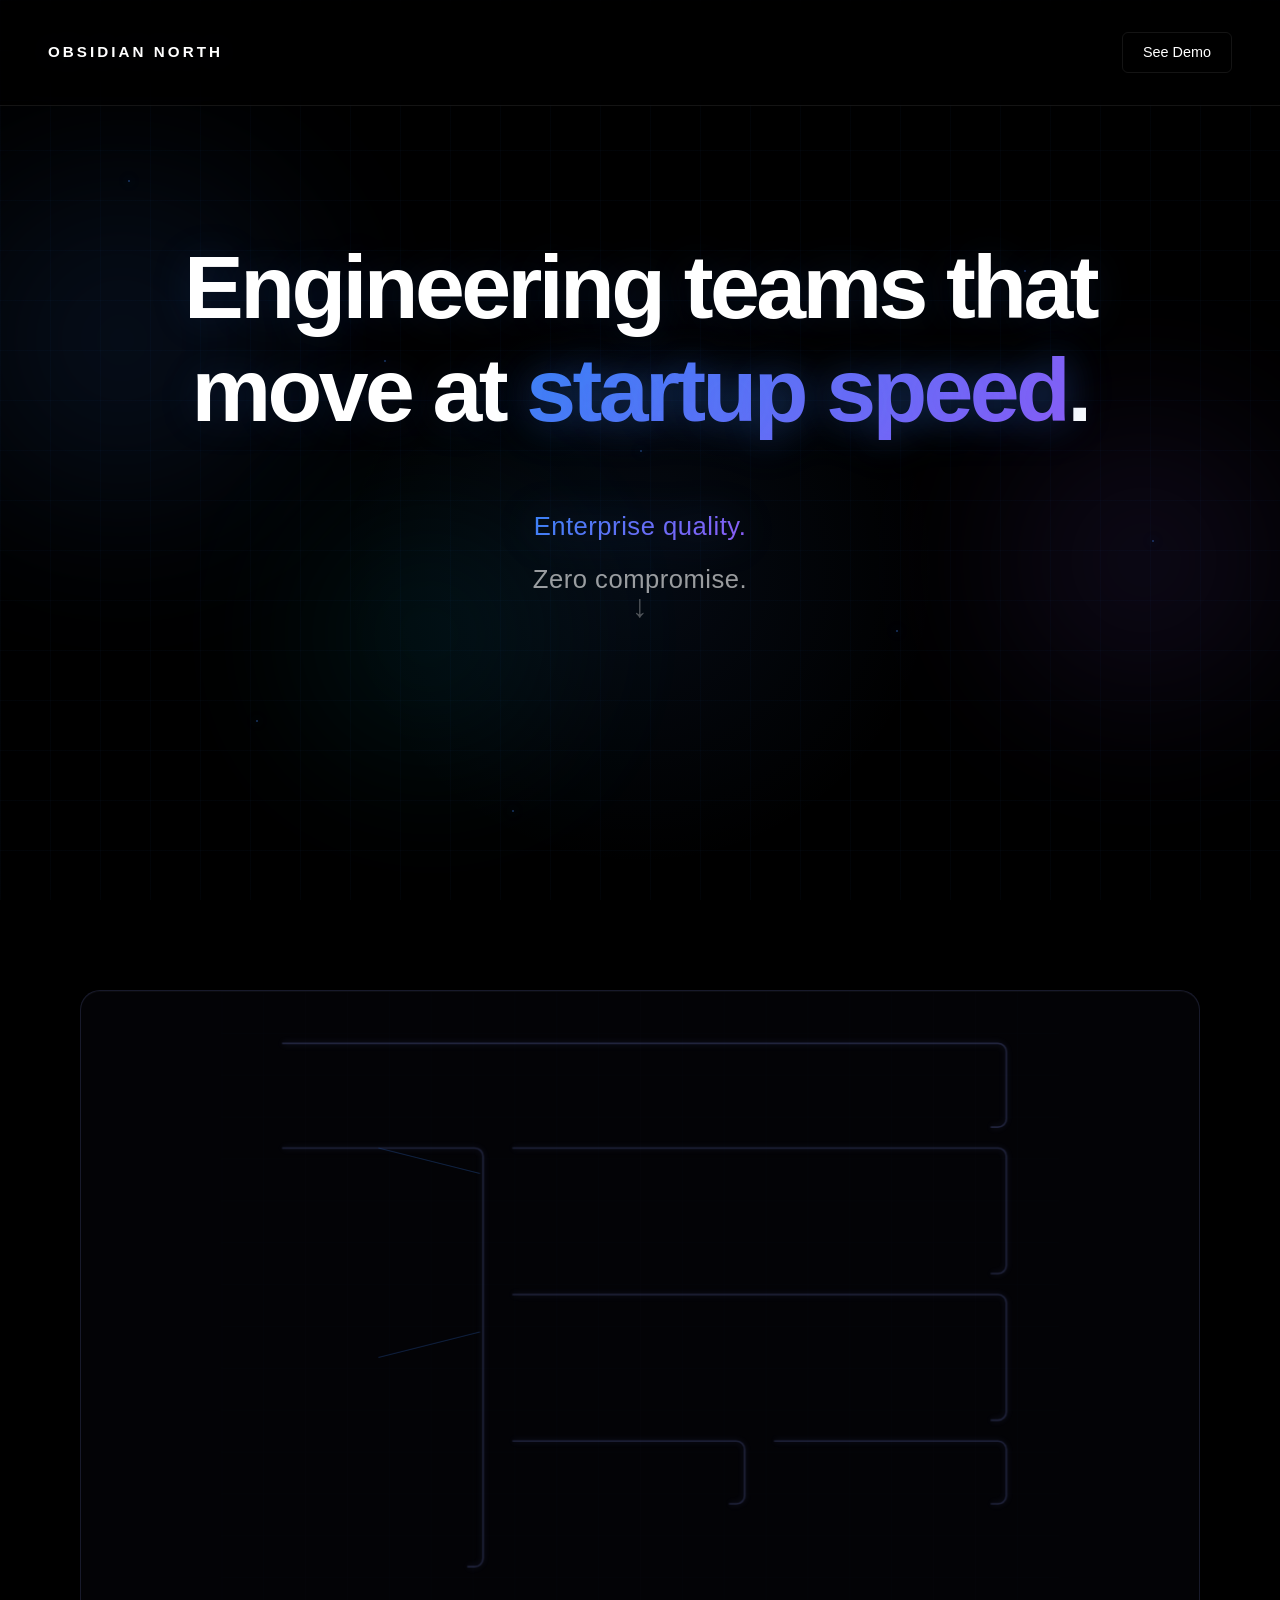
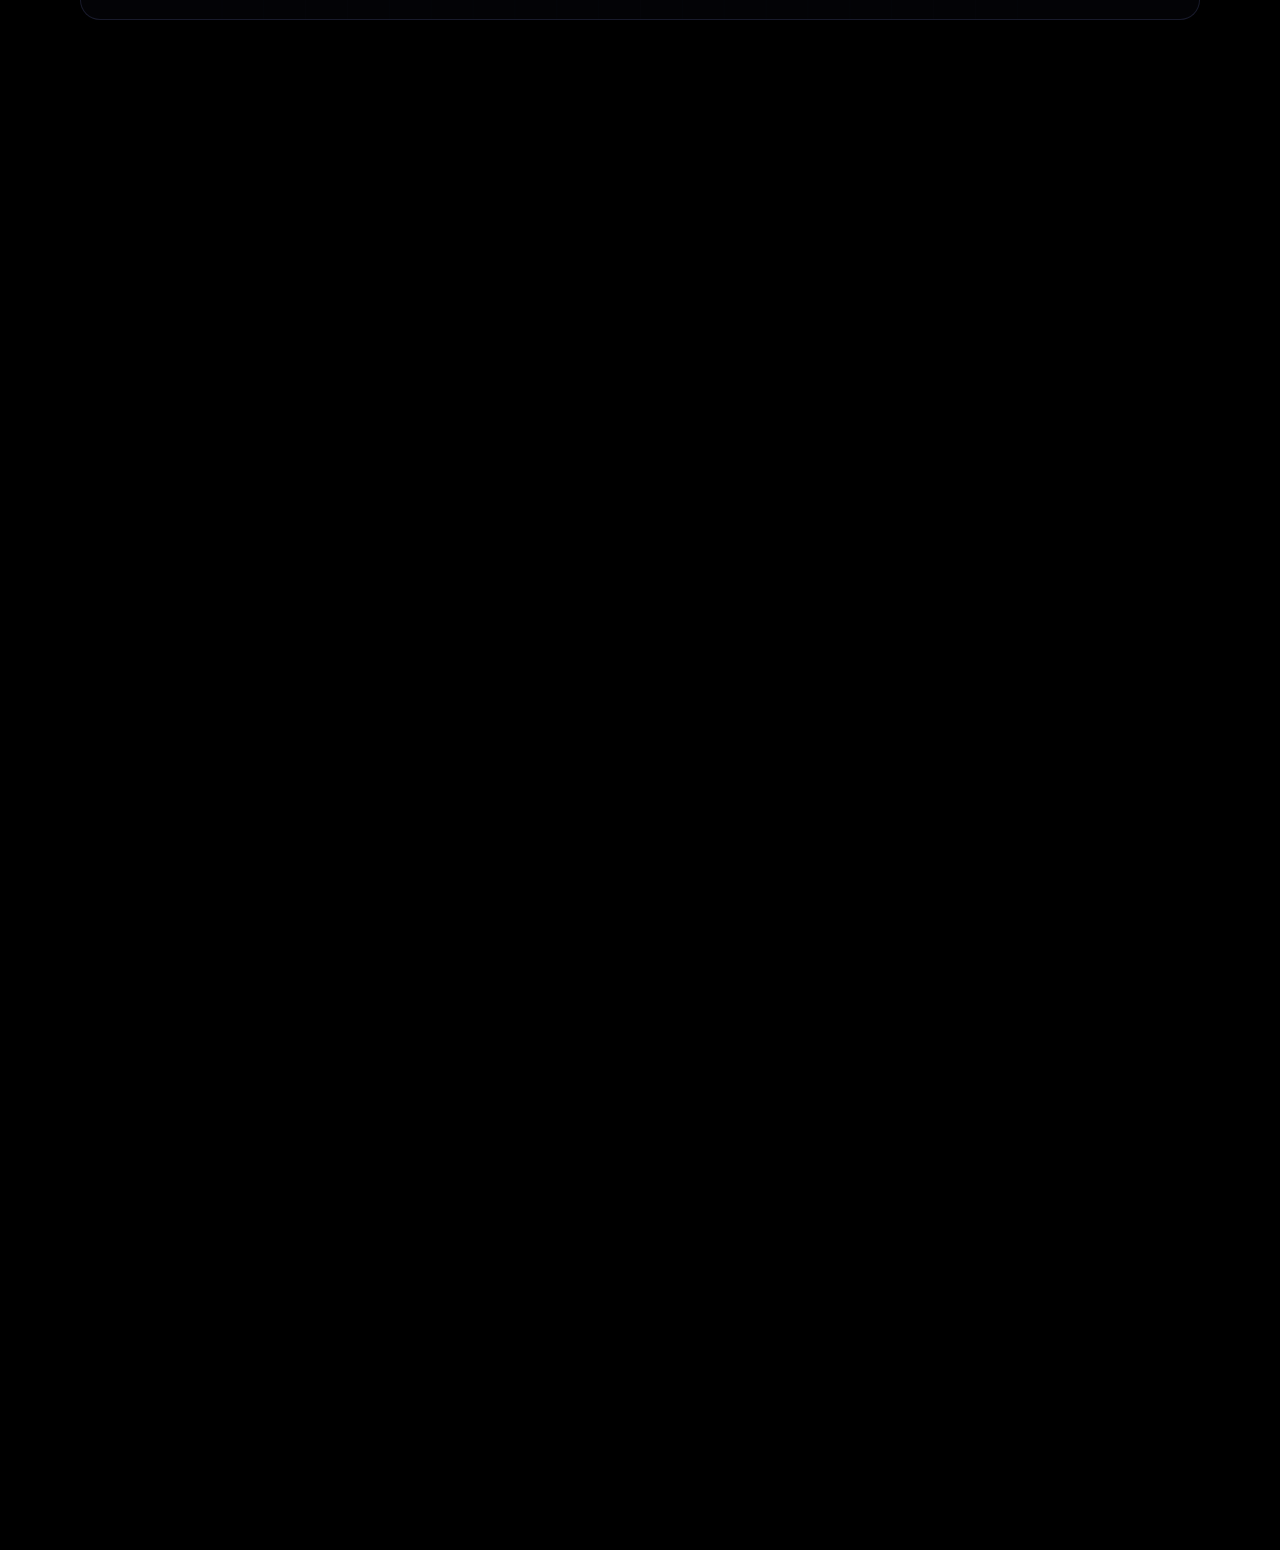
<file: index.html>
<!DOCTYPE html>
<html lang="en">
<head>
    <meta charset="UTF-8">
    <meta name="viewport" content="width=device-width, initial-scale=1.0">
    <title>Obsidian North - Custom Software Development & AI Automation</title>
    <link rel="stylesheet" href="css/main.css">
</head>
<body>
    <!-- Navigation -->
    <nav class="nav">
        <div class="nav-content">
            <div class="nav-logo">OBSIDIAN NORTH</div>
            <div class="nav-links">
                <a href="#how-it-works" class="nav-cta">See Demo</a>
            </div>
        </div>
    </nav>

    <!-- Hero Section -->
    <section class="hero-section">
        <!-- Animated Background Orbs -->
        <div class="hero-orb hero-orb-1"></div>
        <div class="hero-orb hero-orb-2"></div>
        <div class="hero-orb hero-orb-3"></div>

        <!-- Grid Overlay -->
        <div class="hero-grid"></div>

        <!-- Floating Particles -->
        <div class="hero-particles">
            <span class="particle"></span>
            <span class="particle"></span>
            <span class="particle"></span>
            <span class="particle"></span>
            <span class="particle"></span>
            <span class="particle"></span>
            <span class="particle"></span>
            <span class="particle"></span>
        </div>

        <div class="hero-content">
            <h1 class="hero-title">
                Engineering teams that<br/>
                move at <span class="gradient-text">startup speed</span>.
            </h1>
            <div class="hero-subtitle">
                <p><span class="gradient-text">Enterprise quality.</span></p>
                <p>Zero compromise.</p>
            </div>
            <div class="scroll-indicator">↓</div>
        </div>
    </section>

    <!-- How It Works - Continuous Scroll Animation -->
    <section class="how-it-works" id="how-it-works">
        <!-- Continuous Build Animation Container -->
        <div class="continuous-build-container">
            <!-- Canvas that transforms -->
            <div class="build-canvas-container">
                <canvas id="build-canvas"></canvas>

                <!-- SVG Layer for vector graphics -->
                <svg id="build-svg" class="build-svg-layer" viewBox="0 0 800 600" preserveAspectRatio="xMidYMid meet">
                    <defs>
                        <!-- Grid pattern -->
                        <pattern id="grid" width="40" height="40" patternUnits="userSpaceOnUse">
                            <path d="M 40 0 L 0 0 0 40" fill="none" stroke="rgba(59, 130, 246, 0.1)" stroke-width="1"/>
                        </pattern>

                        <!-- Glow filter -->
                        <filter id="glow">
                            <feGaussianBlur stdDeviation="3" result="coloredBlur"/>
                            <feMerge>
                                <feMergeNode in="coloredBlur"/>
                                <feMergeNode in="SourceGraphic"/>
                            </feMerge>
                        </filter>
                    </defs>

                    <!-- Background grid -->
                    <rect id="grid-bg" width="800" height="600" fill="url(#grid)" opacity="0"/>

                    <!-- Wireframe elements (draw in progressively) -->
                    <g id="wireframe-group" opacity="1">
                        <!-- Header -->
                        <rect class="wireframe-box" x="50" y="50" width="700" height="80" rx="8"
                              stroke="rgba(139, 154, 255, 0.4)" stroke-width="1.5" fill="none" stroke-dasharray="1560" stroke-dashoffset="0" filter="url(#glow)"/>

                        <!-- Sidebar -->
                        <rect class="wireframe-box" x="50" y="150" width="200" height="400" rx="8"
                              stroke="rgba(139, 154, 255, 0.4)" stroke-width="1.5" fill="none" stroke-dasharray="1200" stroke-dashoffset="0" filter="url(#glow)"/>

                        <!-- Content card 1 -->
                        <rect class="wireframe-box" x="270" y="150" width="480" height="120" rx="8"
                              stroke="rgba(139, 154, 255, 0.4)" stroke-width="1.5" fill="none" stroke-dasharray="1200" stroke-dashoffset="0" filter="url(#glow)"/>

                        <!-- Content card 2 -->
                        <rect class="wireframe-box" x="270" y="290" width="480" height="120" rx="8"
                              stroke="rgba(139, 154, 255, 0.4)" stroke-width="1.5" fill="none" stroke-dasharray="1200" stroke-dashoffset="0" filter="url(#glow)"/>

                        <!-- Button 1 -->
                        <rect class="wireframe-box" x="270" y="430" width="230" height="60" rx="8"
                              stroke="rgba(139, 154, 255, 0.4)" stroke-width="1.5" fill="none" stroke-dasharray="580" stroke-dashoffset="0" filter="url(#glow)"/>

                        <!-- Button 2 -->
                        <rect class="wireframe-box" x="520" y="430" width="230" height="60" rx="8"
                              stroke="rgba(139, 154, 255, 0.4)" stroke-width="1.5" fill="none" stroke-dasharray="580" stroke-dashoffset="0" filter="url(#glow)"/>

                        <!-- Connection lines -->
                        <line class="wireframe-line" x1="150" y1="150" x2="270" y2="180"
                              stroke="#3b82f6" stroke-width="1" opacity="0.5" stroke-dasharray="200" stroke-dashoffset="200"/>
                        <line class="wireframe-line" x1="150" y1="350" x2="270" y2="320"
                              stroke="#3b82f6" stroke-width="1" opacity="0.5" stroke-dasharray="200" stroke-dashoffset="200"/>
                    </g>

                    <!-- Filled components (fade in after wireframe) -->
                    <g id="components-group" opacity="0">
                        <!-- Header with gradient -->
                        <rect x="50" y="50" width="700" height="80" rx="8" fill="rgba(59, 130, 246, 0.1)" stroke="#3b82f6" stroke-width="1"/>

                        <!-- Sidebar -->
                        <rect x="50" y="150" width="200" height="400" rx="8" fill="rgba(59, 130, 246, 0.05)" stroke="rgba(59, 130, 246, 0.3)" stroke-width="1"/>

                        <!-- Content cards -->
                        <rect x="270" y="150" width="480" height="120" rx="8" fill="rgba(139, 92, 246, 0.1)" stroke="rgba(139, 92, 246, 0.3)" stroke-width="1"/>
                        <rect x="270" y="290" width="480" height="120" rx="8" fill="rgba(6, 182, 212, 0.1)" stroke="rgba(6, 182, 212, 0.3)" stroke-width="1"/>

                        <!-- Buttons -->
                        <rect x="270" y="430" width="230" height="60" rx="8" fill="rgba(59, 130, 246, 0.2)" stroke="#3b82f6" stroke-width="1"/>
                        <rect x="520" y="430" width="230" height="60" rx="8" fill="rgba(139, 92, 246, 0.2)" stroke="#8b5cf6" stroke-width="1"/>
                    </g>

                    <!-- Final polished app (fade in last) -->
                    <g id="app-group" opacity="0">
                        <!-- Header with window controls -->
                        <rect x="50" y="50" width="700" height="80" rx="8" fill="rgba(10, 10, 15, 0.9)" stroke="rgba(59, 130, 246, 0.5)" stroke-width="2"/>
                        <circle cx="70" cy="90" r="6" fill="#ef4444"/>
                        <circle cx="95" cy="90" r="6" fill="#f59e0b"/>
                        <circle cx="120" cy="90" r="6" fill="#10b981"/>

                        <!-- Sidebar with nav items -->
                        <rect x="50" y="150" width="200" height="400" rx="8" fill="rgba(20, 20, 30, 0.9)" stroke="rgba(59, 130, 246, 0.3)" stroke-width="1"/>
                        <rect x="65" y="170" width="170" height="40" rx="6" fill="rgba(59, 130, 246, 0.2)"/>
                        <rect x="65" y="225" width="170" height="40" rx="6" fill="rgba(59, 130, 246, 0.05)"/>
                        <rect x="65" y="280" width="170" height="40" rx="6" fill="rgba(59, 130, 246, 0.05)"/>

                        <!-- Content with data -->
                        <rect x="270" y="150" width="480" height="120" rx="8" fill="rgba(30, 30, 45, 0.9)" stroke="rgba(139, 92, 246, 0.4)" stroke-width="1"/>
                        <rect x="285" y="165" width="450" height="12" rx="4" fill="rgba(139, 92, 246, 0.3)"/>
                        <rect x="285" y="185" width="350" height="8" rx="4" fill="rgba(139, 92, 246, 0.2)"/>
                        <rect x="285" y="200" width="400" height="8" rx="4" fill="rgba(139, 92, 246, 0.2)"/>

                        <rect x="270" y="290" width="480" height="120" rx="8" fill="rgba(30, 30, 45, 0.9)" stroke="rgba(6, 182, 212, 0.4)" stroke-width="1"/>
                        <rect x="285" y="305" width="450" height="12" rx="4" fill="rgba(6, 182, 212, 0.3)"/>
                        <rect x="285" y="325" width="300" height="8" rx="4" fill="rgba(6, 182, 212, 0.2)"/>
                        <rect x="285" y="340" width="380" height="8" rx="4" fill="rgba(6, 182, 212, 0.2)"/>

                        <!-- Gradient buttons -->
                        <rect x="270" y="430" width="230" height="60" rx="8" fill="url(#button-gradient-1)" filter="url(#glow)"/>
                        <rect x="520" y="430" width="230" height="60" rx="8" fill="url(#button-gradient-2)" filter="url(#glow)"/>

                        <defs>
                            <linearGradient id="button-gradient-1" x1="0%" y1="0%" x2="100%" y2="0%">
                                <stop offset="0%" style="stop-color:#3b82f6;stop-opacity:1" />
                                <stop offset="100%" style="stop-color:#8b5cf6;stop-opacity:1" />
                            </linearGradient>
                            <linearGradient id="button-gradient-2" x1="0%" y1="0%" x2="100%" y2="0%">
                                <stop offset="0%" style="stop-color:#8b5cf6;stop-opacity:1" />
                                <stop offset="100%" style="stop-color:#ec4899;stop-opacity:1" />
                            </linearGradient>
                        </defs>
                    </g>
                </svg>

                <!-- Interactive App Layer (becomes functional at 100%) -->
                <div class="interactive-app" id="interactive-app">
                    <!-- Real functional AI assistant -->
                    <div class="app-container">
                        <!-- Header with branding -->
                        <div class="app-header">
                            <div class="app-logo">
                                <div class="logo-icon">⚡</div>
                                <div class="logo-text">
                                    <div class="logo-title">AI Assistant</div>
                                    <div class="logo-subtitle">by Obsidian North</div>
                                </div>
                            </div>
                            <div class="app-status">
                                <span class="status-dot-live"></span>
                                <span class="status-text-live">Online</span>
                            </div>
                        </div>

                        <!-- Chat messages area -->
                        <div class="app-messages" id="app-messages">
                            <div class="welcome-message">
                                <div class="welcome-icon">🎉</div>
                                <h3 class="welcome-title">App Built Successfully!</h3>
                                <p class="welcome-text">
                                    You just watched us build this AI assistant in real-time.
                                    Now it's yours to use. Ask me anything about your project!
                                </p>
                            </div>
                        </div>

                        <!-- Quick actions -->
                        <div class="app-quick-actions">
                            <button class="app-quick-btn" data-app-prompt="What can you build for me?">
                                💡 Services
                            </button>
                            <button class="app-quick-btn" data-app-prompt="How much will my project cost?">
                                💰 Pricing
                            </button>
                            <button class="app-quick-btn" data-app-prompt="Let's schedule a call">
                                📅 Book Call
                            </button>
                        </div>

                        <!-- Chat input -->
                        <div class="app-input-container">
                            <input
                                type="text"
                                id="app-input"
                                class="app-input"
                                placeholder="Ask about your project..."
                                autocomplete="off"
                            />
                            <button id="app-send" class="app-send-btn">
                                <svg width="20" height="20" viewBox="0 0 20 20" fill="currentColor">
                                    <path d="M2 10L18 2L11 18L9 11L2 10Z"/>
                                </svg>
                            </button>
                        </div>
                    </div>
                </div>

            </div>
        </div>

    </section>

    <script src="js/app.js"></script>
</body>
</html>
</file>
<file: css/main.css>
/*
 * Obsidian North - Modern Company Website
 * Inspired by HQHR's glassmorphism aesthetic
 */

* {
    margin: 0;
    padding: 0;
    box-sizing: border-box;
}

:root {
    /* Colors */
    --primary: #3b82f6;
    --primary-dark: #2563eb;
    --secondary: #8b5cf6;
    --accent: #06b6d4;
    --success: #10b981;

    /* Neutrals - Consistent blacks */
    --bg-dark: #000000;
    --bg-darker: #000000;
    --surface: rgba(15, 15, 15, 0.8);
    --surface-hover: rgba(25, 25, 25, 0.9);
    --border: rgba(255, 255, 255, 0.08);
    --text: #ffffff;
    --text-muted: #6b7280;

    /* Gradients - Toned down */
    --gradient-primary: linear-gradient(135deg, #3b82f6 0%, #6366f1 100%);
    --gradient-glow: radial-gradient(circle at 50% 50%, rgba(59, 130, 246, 0.15), transparent 70%);

    /* Typography */
    --font-sans: -apple-system, BlinkMacSystemFont, 'Segoe UI', 'Roboto', 'Oxygen', 'Ubuntu', 'Cantarell', sans-serif;
    --font-mono: 'SF Mono', 'Monaco', 'Inconsolata', 'Fira Mono', monospace;
}

body {
    font-family: var(--font-sans);
    background: var(--bg-dark);
    color: var(--text);
    line-height: 1.6;
    overflow-x: hidden;
    -webkit-font-smoothing: antialiased;
    -moz-osx-font-smoothing: grayscale;
}

/* Navigation */
.nav {
    position: fixed;
    top: 0;
    left: 0;
    right: 0;
    z-index: 1000;
    background: rgba(0, 0, 0, 0.6);
    backdrop-filter: blur(20px);
    border-bottom: 1px solid var(--border);
}

.nav-content {
    max-width: 1400px;
    margin: 0 auto;
    padding: 2rem 3rem;
    display: flex;
    justify-content: space-between;
    align-items: center;
}

.nav-logo {
    font-size: 0.95rem;
    font-weight: 600;
    letter-spacing: 0.2em;
    color: var(--text);
    text-shadow: 0 0 30px rgba(59, 130, 246, 0.2);
}

.nav-links {
    display: flex;
    gap: 2rem;
    align-items: center;
}

.nav-links a {
    color: var(--text-muted);
    text-decoration: none;
    font-size: 0.9rem;
    transition: color 0.3s ease;
}

.nav-links a:hover {
    color: var(--text);
}

.nav-cta {
    padding: 0.5rem 1.25rem;
    background: transparent;
    border: 1px solid var(--border);
    border-radius: 6px;
    color: var(--text) !important;
    font-weight: 400;
}

.nav-cta:hover {
    border-color: rgba(255, 255, 255, 0.2);
}

.gradient-text {
    background: linear-gradient(135deg, #3b82f6 0%, #8b5cf6 50%, #06b6d4 100%);
    background-size: 200% 200%;
    -webkit-background-clip: text;
    -webkit-text-fill-color: transparent;
    background-clip: text;
    animation: gradientShift 8s ease infinite;
    filter: drop-shadow(0 0 20px rgba(59, 130, 246, 0.3));
}

@keyframes gradientShift {
    0%, 100% { background-position: 0% 50%; }
    50% { background-position: 100% 50%; }
}

/* Hero Section */
.hero-section {
    min-height: 100vh;
    display: flex;
    align-items: center;
    justify-content: center;
    padding: 6rem 2rem 4rem;
    position: relative;
    background: var(--bg-darker);
    overflow: hidden;
}

.hero-section::before {
    content: '';
    position: absolute;
    top: 30%;
    left: 50%;
    transform: translateX(-50%);
    width: 600px;
    height: 600px;
    background: radial-gradient(circle, rgba(59, 130, 246, 0.08) 0%, transparent 70%);
    pointer-events: none;
    animation: breathe 6s ease-in-out infinite;
}

@keyframes breathe {
    0%, 100% {
        transform: translateX(-50%) scale(1);
        opacity: 1;
    }
    50% {
        transform: translateX(-50%) scale(1.1);
        opacity: 0.8;
    }
}

/* Animated Gradient Orbs */
.hero-orb {
    position: absolute;
    border-radius: 50%;
    filter: blur(80px);
    opacity: 0.15;
    pointer-events: none;
    z-index: 0;
}

.hero-orb-1 {
    width: 500px;
    height: 500px;
    top: 10%;
    left: -10%;
    background: radial-gradient(circle, #3b82f6 0%, transparent 70%);
    animation: float1 20s ease-in-out infinite;
}

.hero-orb-2 {
    width: 400px;
    height: 400px;
    top: 40%;
    right: -5%;
    background: radial-gradient(circle, #8b5cf6 0%, transparent 70%);
    animation: float2 25s ease-in-out infinite;
}

.hero-orb-3 {
    width: 350px;
    height: 350px;
    bottom: 10%;
    left: 20%;
    background: radial-gradient(circle, #06b6d4 0%, transparent 70%);
    animation: float3 30s ease-in-out infinite;
}

@keyframes float1 {
    0%, 100% {
        transform: translate(0, 0) rotate(0deg);
    }
    33% {
        transform: translate(30px, -30px) rotate(120deg);
    }
    66% {
        transform: translate(-20px, 20px) rotate(240deg);
    }
}

@keyframes float2 {
    0%, 100% {
        transform: translate(0, 0) rotate(0deg);
    }
    33% {
        transform: translate(-40px, 20px) rotate(-120deg);
    }
    66% {
        transform: translate(20px, -40px) rotate(-240deg);
    }
}

@keyframes float3 {
    0%, 100% {
        transform: translate(0, 0) rotate(0deg);
    }
    33% {
        transform: translate(20px, 30px) rotate(90deg);
    }
    66% {
        transform: translate(-30px, -20px) rotate(180deg);
    }
}

/* Tech Grid Overlay */
.hero-grid {
    position: absolute;
    top: 0;
    left: 0;
    width: 100%;
    height: 100%;
    background-image:
        linear-gradient(rgba(59, 130, 246, 0.03) 1px, transparent 1px),
        linear-gradient(90deg, rgba(59, 130, 246, 0.03) 1px, transparent 1px);
    background-size: 50px 50px;
    pointer-events: none;
    z-index: 0;
    opacity: 0;
    animation: gridFadeIn 2s ease forwards;
}

@keyframes gridFadeIn {
    from {
        opacity: 0;
        transform: translateY(-20px);
    }
    to {
        opacity: 1;
        transform: translateY(0);
    }
}

/* Floating Particles */
.hero-particles {
    position: absolute;
    top: 0;
    left: 0;
    width: 100%;
    height: 100%;
    overflow: hidden;
    pointer-events: none;
    z-index: 0;
}

.particle {
    position: absolute;
    width: 2px;
    height: 2px;
    background: rgba(59, 130, 246, 0.4);
    border-radius: 50%;
    box-shadow: 0 0 10px rgba(59, 130, 246, 0.6);
}

.particle:nth-child(1) {
    left: 10%;
    top: 20%;
    animation: particleFloat 15s ease-in-out infinite;
}

.particle:nth-child(2) {
    left: 20%;
    top: 80%;
    animation: particleFloat 18s ease-in-out infinite 2s;
}

.particle:nth-child(3) {
    left: 50%;
    top: 50%;
    animation: particleFloat 20s ease-in-out infinite 4s;
}

.particle:nth-child(4) {
    left: 80%;
    top: 30%;
    animation: particleFloat 22s ease-in-out infinite 1s;
}

.particle:nth-child(5) {
    left: 70%;
    top: 70%;
    animation: particleFloat 17s ease-in-out infinite 3s;
}

.particle:nth-child(6) {
    left: 30%;
    top: 40%;
    animation: particleFloat 19s ease-in-out infinite 5s;
}

.particle:nth-child(7) {
    left: 90%;
    top: 60%;
    animation: particleFloat 21s ease-in-out infinite 2.5s;
}

.particle:nth-child(8) {
    left: 40%;
    top: 90%;
    animation: particleFloat 16s ease-in-out infinite 4.5s;
}

@keyframes particleFloat {
    0%, 100% {
        transform: translate(0, 0);
        opacity: 0;
    }
    10% {
        opacity: 1;
    }
    90% {
        opacity: 1;
    }
    100% {
        transform: translate(20px, -100vh);
        opacity: 0;
    }
}

.hero-content {
    max-width: 1100px;
    text-align: center;
    position: relative;
    z-index: 1;
}

.hero-title {
    font-size: clamp(2.8rem, 7vw, 6rem);
    font-weight: 600;
    line-height: 1.15;
    letter-spacing: -0.04em;
    color: var(--text);
    margin-bottom: 4rem;
    text-shadow: 0 2px 40px rgba(59, 130, 246, 0.15);
}

.hero-subtitle {
    display: flex;
    flex-direction: column;
    gap: 0.75rem;
    margin-bottom: 6rem;
}

.hero-subtitle p {
    font-size: clamp(1.1rem, 2.5vw, 1.6rem);
    font-weight: 400;
    color: rgba(255, 255, 255, 0.6);
    letter-spacing: 0.02em;
    line-height: 1.6;
}

.scroll-indicator {
    position: absolute;
    bottom: 4rem;
    left: 50%;
    transform: translateX(-50%);
    font-size: 2rem;
    color: rgba(255, 255, 255, 0.3);
    animation: bounceGlow 2s ease-in-out infinite;
    cursor: pointer;
    transition: all 0.3s ease;
}

.scroll-indicator:hover {
    color: rgba(255, 255, 255, 0.6);
    transform: translateX(-50%) scale(1.1);
}

@keyframes bounceGlow {
    0%, 100% {
        transform: translateX(-50%) translateY(0);
        opacity: 0.3;
    }
    50% {
        transform: translateX(-50%) translateY(-12px);
        opacity: 0.6;
    }
}

/* Chat Container - Glassmorphism */
.chat-container {
    background: var(--surface);
    backdrop-filter: blur(20px);
    border: 1px solid var(--border);
    border-radius: 20px;
    overflow: hidden;
    box-shadow:
        0 20px 60px rgba(0, 0, 0, 0.3),
        inset 0 1px 0 rgba(255, 255, 255, 0.1);
    margin-bottom: 3rem;
    max-width: 700px;
    margin-left: auto;
    margin-right: auto;
}

.chat-header {
    display: flex;
    align-items: center;
    gap: 1rem;
    padding: 1.5rem;
    border-bottom: 1px solid var(--border);
    background: rgba(255, 255, 255, 0.02);
}

.chat-avatar {
    width: 40px;
    height: 40px;
    border-radius: 50%;
    background: var(--gradient-primary);
    box-shadow: 0 0 20px rgba(59, 130, 246, 0.5);
}

.chat-name {
    font-weight: 600;
    font-size: 1rem;
}

.chat-status {
    display: flex;
    align-items: center;
    gap: 0.5rem;
    font-size: 0.85rem;
    color: var(--text-muted);
}

.status-dot {
    width: 8px;
    height: 8px;
    border-radius: 50%;
    background: var(--success);
    box-shadow: 0 0 10px var(--success);
    animation: pulse 2s ease-in-out infinite;
}

@keyframes pulse {
    0%, 100% { opacity: 1; }
    50% { opacity: 0.5; }
}

.chat-messages {
    padding: 1.5rem;
    min-height: 300px;
    max-height: 500px;
    overflow-y: auto;
    display: flex;
    flex-direction: column;
    gap: 1rem;
}

.chat-messages::-webkit-scrollbar {
    width: 6px;
}

.chat-messages::-webkit-scrollbar-track {
    background: rgba(255, 255, 255, 0.05);
}

.chat-messages::-webkit-scrollbar-thumb {
    background: rgba(59, 130, 246, 0.3);
    border-radius: 3px;
}

.message {
    display: flex;
    animation: fadeInUp 0.3s ease;
}

@keyframes fadeInUp {
    from {
        opacity: 0;
        transform: translateY(10px);
    }
    to {
        opacity: 1;
        transform: translateY(0);
    }
}

.message-content {
    max-width: 80%;
    padding: 1rem 1.25rem;
    border-radius: 16px;
    line-height: 1.6;
    font-size: 0.95rem;
}

.bot-message .message-content {
    background: rgba(59, 130, 246, 0.1);
    border: 1px solid rgba(59, 130, 246, 0.3);
}

.user-message {
    justify-content: flex-end;
}

.user-message .message-content {
    background: var(--gradient-primary);
}

.message-content ul {
    margin: 0.5rem 0 0 1.5rem;
}

.message-content li {
    margin: 0.25rem 0;
}

.quick-actions {
    display: flex;
    gap: 0.5rem;
    padding: 1rem 1.5rem 0.5rem;
    flex-wrap: wrap;
}

.quick-btn {
    padding: 0.5rem 1rem;
    background: rgba(59, 130, 246, 0.1);
    border: 1px solid rgba(59, 130, 246, 0.3);
    border-radius: 20px;
    color: var(--text);
    font-size: 0.85rem;
    cursor: pointer;
    transition: all 0.3s ease;
}

.quick-btn:hover {
    background: rgba(59, 130, 246, 0.2);
    transform: translateY(-2px);
}

.chat-input-container {
    border-top: 1px solid var(--border);
    background: rgba(255, 255, 255, 0.02);
}

.chat-input {
    display: flex;
    gap: 0.5rem;
    padding: 1rem 1.5rem;
}

.chat-input input {
    flex: 1;
    background: rgba(255, 255, 255, 0.05);
    border: 1px solid var(--border);
    border-radius: 12px;
    padding: 0.75rem 1rem;
    color: var(--text);
    font-size: 0.95rem;
    outline: none;
    transition: all 0.3s ease;
}

.chat-input input:focus {
    background: rgba(255, 255, 255, 0.08);
    border-color: var(--primary);
}

.send-btn {
    padding: 0.75rem 1.25rem;
    background: var(--gradient-primary);
    border: none;
    border-radius: 12px;
    color: white;
    cursor: pointer;
    transition: all 0.3s ease;
    display: flex;
    align-items: center;
    justify-content: center;
}

.send-btn:hover {
    transform: translateY(-2px);
    box-shadow: 0 10px 30px rgba(59, 130, 246, 0.4);
}

/* Trust Indicators */
.trust-indicators {
    display: grid;
    grid-template-columns: repeat(auto-fit, minmax(150px, 1fr));
    gap: 2rem;
    margin-top: 3rem;
}

.trust-item {
    text-align: center;
}

.trust-value {
    font-size: 2rem;
    font-weight: 700;
    background: var(--gradient-primary);
    -webkit-background-clip: text;
    -webkit-text-fill-color: transparent;
    background-clip: text;
    margin-bottom: 0.5rem;
}

.trust-label {
    font-size: 0.9rem;
    color: var(--text-muted);
}

/* Sections */
section {
    padding: 6rem 2rem;
    max-width: 1400px;
    margin: 0 auto;
}

.section-header {
    text-align: center;
    margin-bottom: 4rem;
}

.section-title {
    font-size: clamp(2rem, 4vw, 3rem);
    font-weight: 800;
    margin-bottom: 1rem;
}

.section-subtitle {
    font-size: 1.25rem;
    color: var(--text-muted);
}

/* How It Works - Continuous Scroll Animation */
.how-it-works {
    background: var(--bg-darker);
    min-height: 250vh;
    position: relative;
    padding: 10vh 2rem 0;
}

.continuous-build-container {
    position: sticky;
    top: 120px;
    max-width: 1400px;
    margin: 0 auto;
    padding: 0 3rem;
    height: 70vh;
}

.build-canvas-container {
    background: rgba(5, 5, 10, 0.6);
    backdrop-filter: blur(40px);
    border: 1px solid rgba(139, 154, 255, 0.15);
    border-radius: 20px;
    width: 100%;
    height: 100%;
    position: relative;
    overflow: hidden;
    box-shadow:
        0 20px 60px rgba(0, 0, 0, 0.6),
        inset 0 1px 0 rgba(255, 255, 255, 0.03);
}

#build-canvas {
    position: absolute;
    top: 0;
    left: 0;
    width: 100%;
    height: 100%;
}

.build-svg-layer {
    position: absolute;
    top: 0;
    left: 0;
    width: 100%;
    height: 100%;
    z-index: 2;
}


/* Services Grid */
.services-grid {
    display: grid;
    grid-template-columns: repeat(auto-fit, minmax(300px, 1fr));
    gap: 2rem;
}

.service-card {
    background: var(--surface);
    backdrop-filter: blur(20px);
    border: 1px solid var(--border);
    border-radius: 20px;
    padding: 2.5rem;
    transition: all 0.3s ease;
    position: relative;
}

.service-card:hover {
    transform: translateY(-10px);
    border-color: var(--primary);
    box-shadow: 0 20px 60px rgba(59, 130, 246, 0.2);
}

.service-card.featured {
    border-color: var(--primary);
    background: rgba(59, 130, 246, 0.05);
}

.service-badge {
    position: absolute;
    top: 1rem;
    right: 1rem;
    padding: 0.4rem 0.8rem;
    background: var(--gradient-primary);
    border-radius: 20px;
    font-size: 0.75rem;
    font-weight: 600;
}

.service-icon {
    font-size: 3rem;
    margin-bottom: 1.5rem;
}

.service-title {
    font-size: 1.5rem;
    font-weight: 700;
    margin-bottom: 1rem;
}

.service-description {
    color: var(--text-muted);
    margin-bottom: 1.5rem;
    line-height: 1.7;
}

.service-features {
    list-style: none;
}

.service-features li {
    padding: 0.5rem 0;
    color: var(--text-muted);
    position: relative;
    padding-left: 1.5rem;
}

.service-features li::before {
    content: '→';
    position: absolute;
    left: 0;
    color: var(--primary);
}

/* CTA Section */
.cta-section {
    text-align: center;
    background: var(--bg-darker);
}

.cta-title {
    font-size: clamp(2rem, 4vw, 3rem);
    font-weight: 800;
    margin-bottom: 1rem;
}

.cta-subtitle {
    font-size: 1.25rem;
    color: var(--text-muted);
    margin-bottom: 2rem;
}

.cta-buttons {
    display: flex;
    gap: 1rem;
    justify-content: center;
    flex-wrap: wrap;
}

.cta-btn {
    padding: 1rem 2.5rem;
    font-size: 1.1rem;
    font-weight: 600;
    border-radius: 12px;
    cursor: pointer;
    transition: all 0.3s ease;
    border: none;
}

.cta-btn.primary {
    background: var(--gradient-primary);
    color: white;
}

.cta-btn.secondary {
    background: transparent;
    border: 2px solid var(--primary);
    color: var(--primary);
}

.cta-btn:hover {
    transform: translateY(-4px);
    box-shadow: 0 15px 40px rgba(59, 130, 246, 0.4);
}

/* Footer */
.footer {
    background: var(--bg-darker);
    border-top: 1px solid var(--border);
    padding: 3rem 2rem 2rem;
}

.footer-content {
    max-width: 1400px;
    margin: 0 auto;
    display: flex;
    justify-content: space-between;
    align-items: start;
    margin-bottom: 2rem;
}

.footer-logo {
    font-size: 1.25rem;
    font-weight: 700;
    letter-spacing: 0.1em;
    background: var(--gradient-primary);
    -webkit-background-clip: text;
    -webkit-text-fill-color: transparent;
    background-clip: text;
    margin-bottom: 0.5rem;
}

.footer-brand p {
    color: var(--text-muted);
    font-size: 0.9rem;
}

.footer-links {
    display: flex;
    gap: 2rem;
}

.footer-links a {
    color: var(--text-muted);
    text-decoration: none;
    font-size: 0.95rem;
    transition: color 0.3s ease;
}

.footer-links a:hover {
    color: var(--text);
}

.footer-bottom {
    max-width: 1400px;
    margin: 0 auto;
    text-align: center;
    padding-top: 2rem;
    border-top: 1px solid var(--border);
}

.footer-bottom p {
    color: var(--text-muted);
    font-size: 0.9rem;
}

/* Modal */
.modal {
    position: fixed;
    top: 0;
    left: 0;
    width: 100%;
    height: 100%;
    background: rgba(0, 0, 0, 0.8);
    backdrop-filter: blur(10px);
    z-index: 2000;
    display: none;
    align-items: center;
    justify-content: center;
}

.modal.active {
    display: flex;
}

.modal-content {
    background: var(--surface);
    backdrop-filter: blur(20px);
    border: 1px solid var(--border);
    border-radius: 20px;
    padding: 2rem;
    max-width: 600px;
    width: 90%;
    position: relative;
}

.modal-close {
    position: absolute;
    top: 1rem;
    right: 1rem;
    background: transparent;
    border: none;
    color: var(--text-muted);
    font-size: 2rem;
    cursor: pointer;
    transition: color 0.3s ease;
}

.modal-close:hover {
    color: var(--text);
}

.modal-title {
    font-size: 1.8rem;
    margin-bottom: 1.5rem;
}

/* Interactive App Layer */
.interactive-app {
    position: absolute;
    top: 0;
    left: 0;
    width: 100%;
    height: 100%;
    opacity: 0;
    pointer-events: none;
    z-index: 5;
    transition: opacity 0.5s ease;
}

.interactive-app.active {
    opacity: 1;
    pointer-events: auto;
}

.app-container {
    width: 100%;
    height: 100%;
    display: flex;
    flex-direction: column;
    background: rgba(0, 0, 0, 0.95);
    backdrop-filter: blur(40px);
    padding: 2.5rem;
    border-radius: 16px;
}

.app-header {
    display: flex;
    justify-content: space-between;
    align-items: center;
    padding-bottom: 1rem;
    border-bottom: 1px solid var(--border);
    margin-bottom: 1rem;
}

.app-logo {
    display: flex;
    align-items: center;
    gap: 0.75rem;
}

.logo-icon {
    font-size: 1.25rem;
    width: 36px;
    height: 36px;
    display: flex;
    align-items: center;
    justify-content: center;
    background: rgba(59, 130, 246, 0.1);
    border: 1px solid rgba(59, 130, 246, 0.2);
    border-radius: 8px;
}

.logo-title {
    font-size: 1rem;
    font-weight: 500;
}

.logo-subtitle {
    font-size: 0.7rem;
    color: var(--text-muted);
}

.app-status {
    display: flex;
    align-items: center;
    gap: 0.5rem;
}

.status-dot-live {
    width: 8px;
    height: 8px;
    border-radius: 50%;
    background: var(--success);
    box-shadow: 0 0 10px var(--success);
    animation: pulse 2s ease-in-out infinite;
}

.status-text-live {
    font-size: 0.85rem;
    color: var(--success);
    font-weight: 600;
}

.app-messages {
    flex: 1;
    overflow-y: auto;
    padding: 1rem 0;
    display: flex;
    flex-direction: column;
    gap: 1rem;
}

.app-messages::-webkit-scrollbar {
    width: 6px;
}

.app-messages::-webkit-scrollbar-track {
    background: rgba(255, 255, 255, 0.05);
}

.app-messages::-webkit-scrollbar-thumb {
    background: rgba(59, 130, 246, 0.3);
    border-radius: 3px;
}

.welcome-message {
    text-align: center;
    padding: 3rem 2rem;
    animation: fadeInUp 0.5s ease;
}

.welcome-icon {
    font-size: 2.5rem;
    margin-bottom: 1.5rem;
    opacity: 0.6;
}

.welcome-title {
    font-size: 1.5rem;
    font-weight: 400;
    margin-bottom: 1rem;
    color: var(--text);
}

.welcome-text {
    color: var(--text-muted);
    line-height: 1.8;
    font-size: 0.95rem;
}

.app-quick-actions {
    display: flex;
    gap: 0.5rem;
    padding: 0.5rem 0;
    flex-wrap: wrap;
    justify-content: center;
}

.app-quick-btn {
    padding: 0.6rem 1.25rem;
    background: transparent;
    border: 1px solid var(--border);
    border-radius: 8px;
    color: var(--text-muted);
    font-size: 0.85rem;
    cursor: pointer;
    transition: all 0.2s ease;
}

.app-quick-btn:hover {
    background: rgba(255, 255, 255, 0.03);
    border-color: rgba(255, 255, 255, 0.15);
    color: var(--text);
}

.app-input-container {
    display: flex;
    gap: 0.5rem;
    padding: 1rem 0 0;
    border-top: 1px solid var(--border);
    margin-top: 1rem;
}

.app-input {
    flex: 1;
    background: rgba(255, 255, 255, 0.05);
    border: 1px solid var(--border);
    border-radius: 12px;
    padding: 0.75rem 1rem;
    color: var(--text);
    font-size: 0.95rem;
    outline: none;
    transition: all 0.3s ease;
}

.app-input:focus {
    background: rgba(255, 255, 255, 0.08);
    border-color: var(--primary);
}

.app-send-btn {
    padding: 0.75rem 1.25rem;
    background: rgba(59, 130, 246, 0.15);
    border: 1px solid rgba(59, 130, 246, 0.3);
    border-radius: 8px;
    color: var(--primary);
    cursor: pointer;
    transition: all 0.2s ease;
    display: flex;
    align-items: center;
    justify-content: center;
}

.app-send-btn:hover {
    background: rgba(59, 130, 246, 0.25);
    border-color: rgba(59, 130, 246, 0.4);
}

/* Typing indicator for built app */
.typing-indicator {
    animation: fadeInUp 0.3s ease;
}

.typing-indicator .message-content {
    animation: typingAnimation 1.5s ease-in-out infinite;
}

@keyframes typingAnimation {
    0%, 100% { opacity: 0.4; }
    50% { opacity: 1; }
}

/* Responsive */
@media (max-width: 768px) {
    .nav-links {
        gap: 1rem;
    }

    .nav-links a:not(.nav-cta) {
        display: none;
    }

    .hero-title {
        font-size: 2.5rem;
    }

    .build-stage {
        grid-template-columns: 1fr;
        gap: 2rem;
    }

    .build-stage:nth-child(even) .stage-visual {
        order: 1;
    }

    .services-grid {
        grid-template-columns: 1fr;
    }

    .footer-content {
        flex-direction: column;
        gap: 2rem;
    }

    .trust-indicators {
        grid-template-columns: 1fr;
    }
}
</file>
